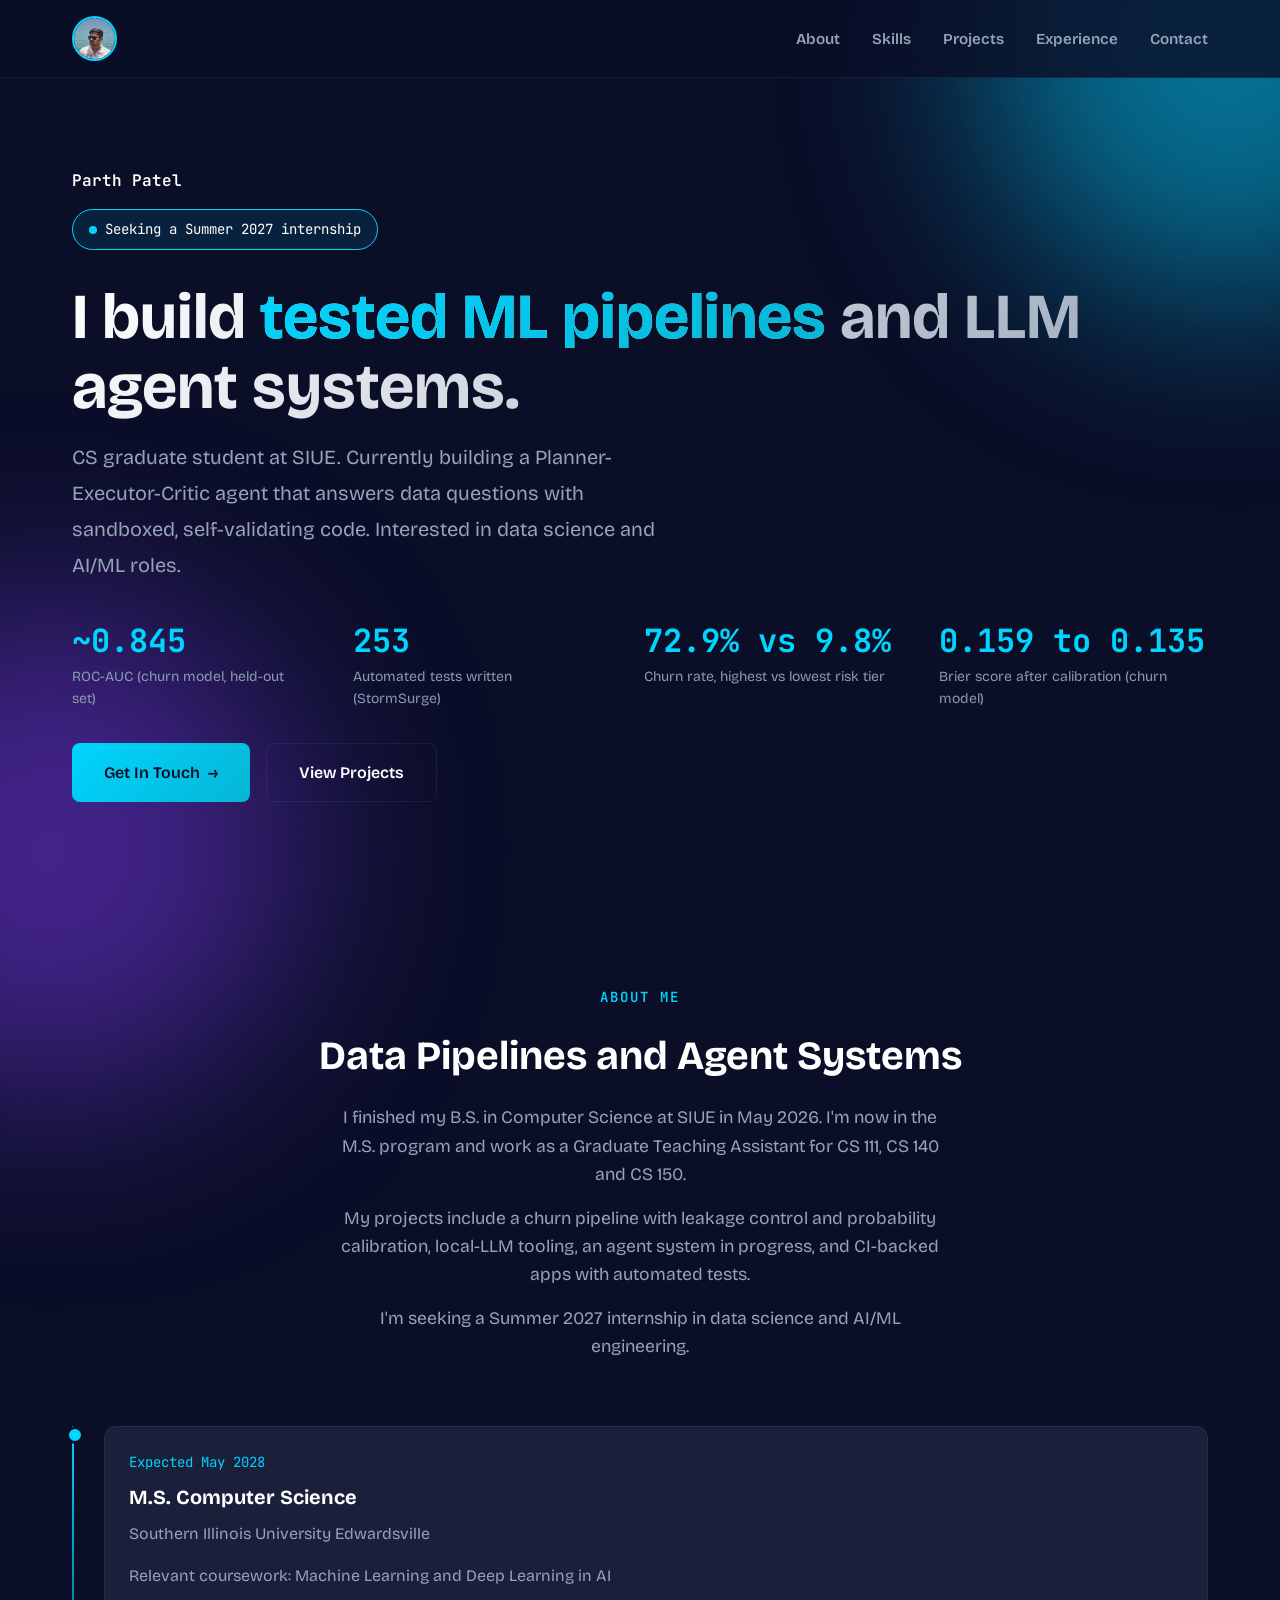
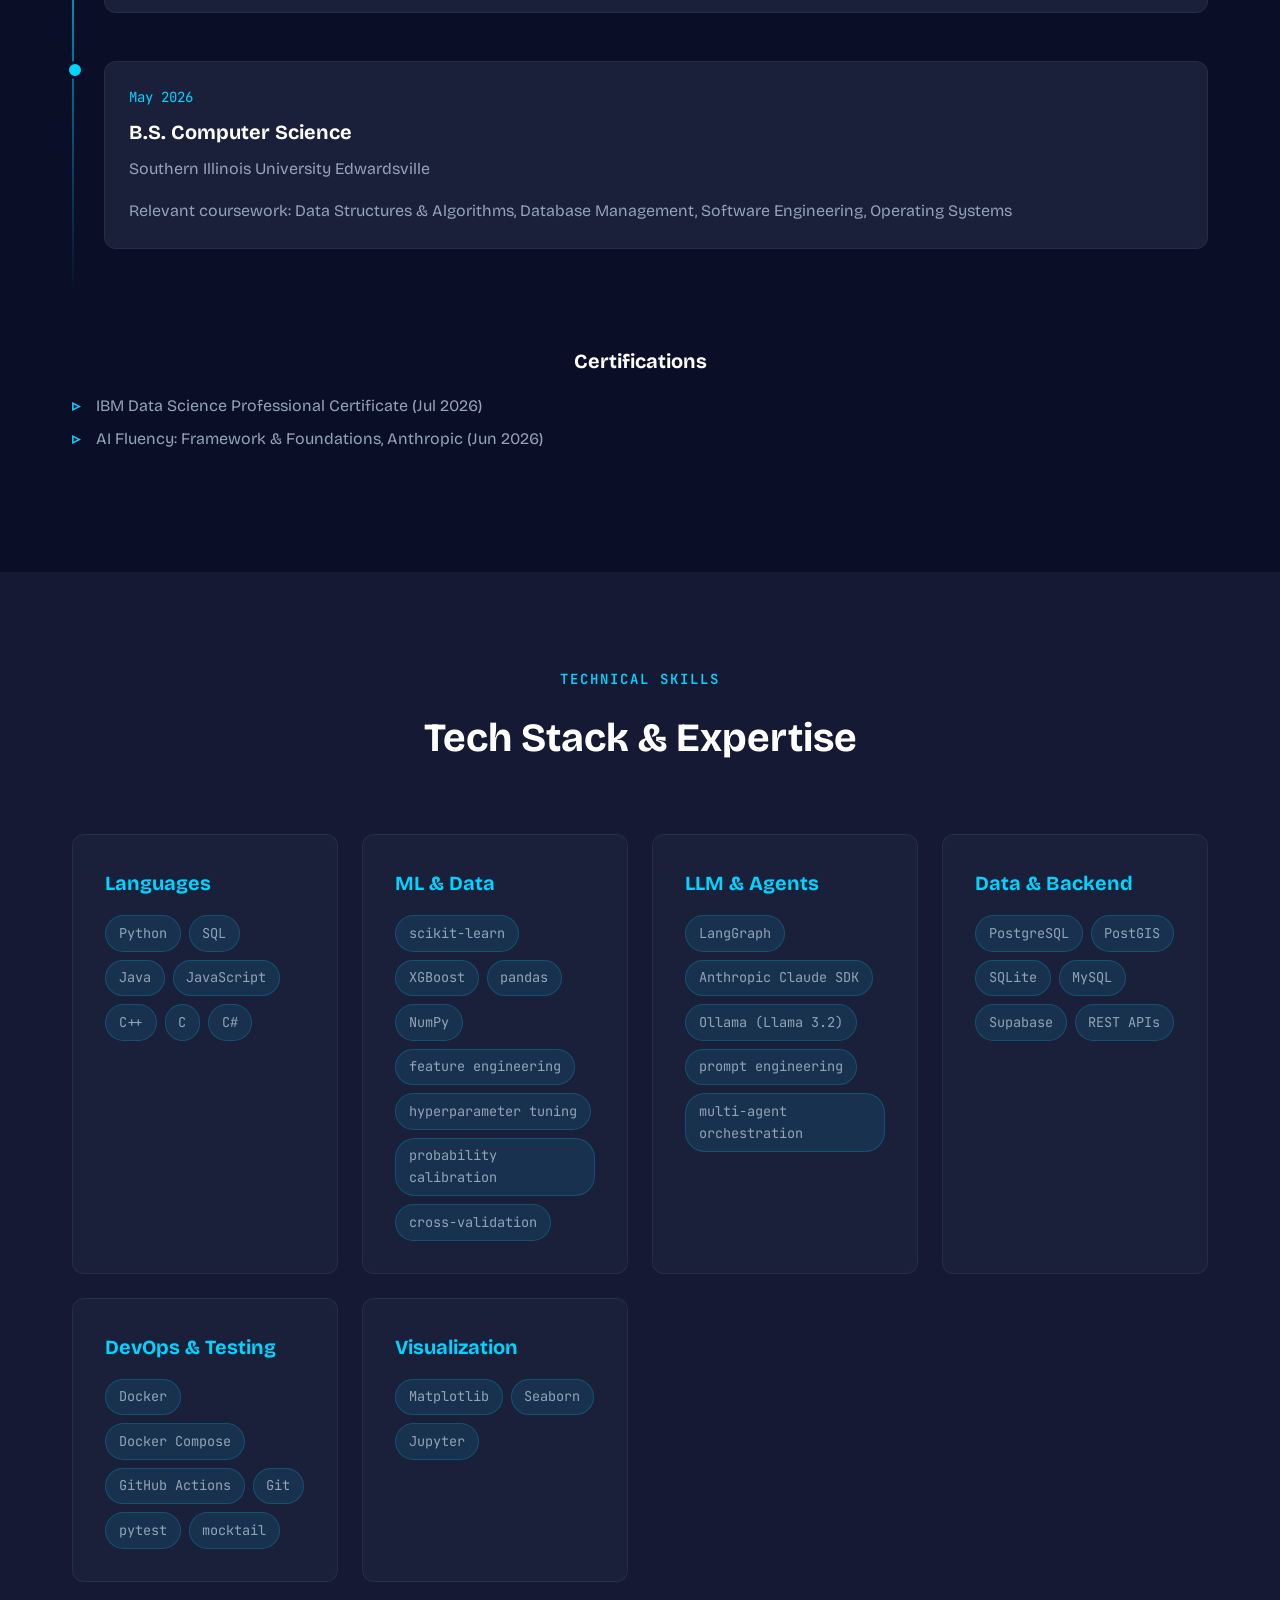
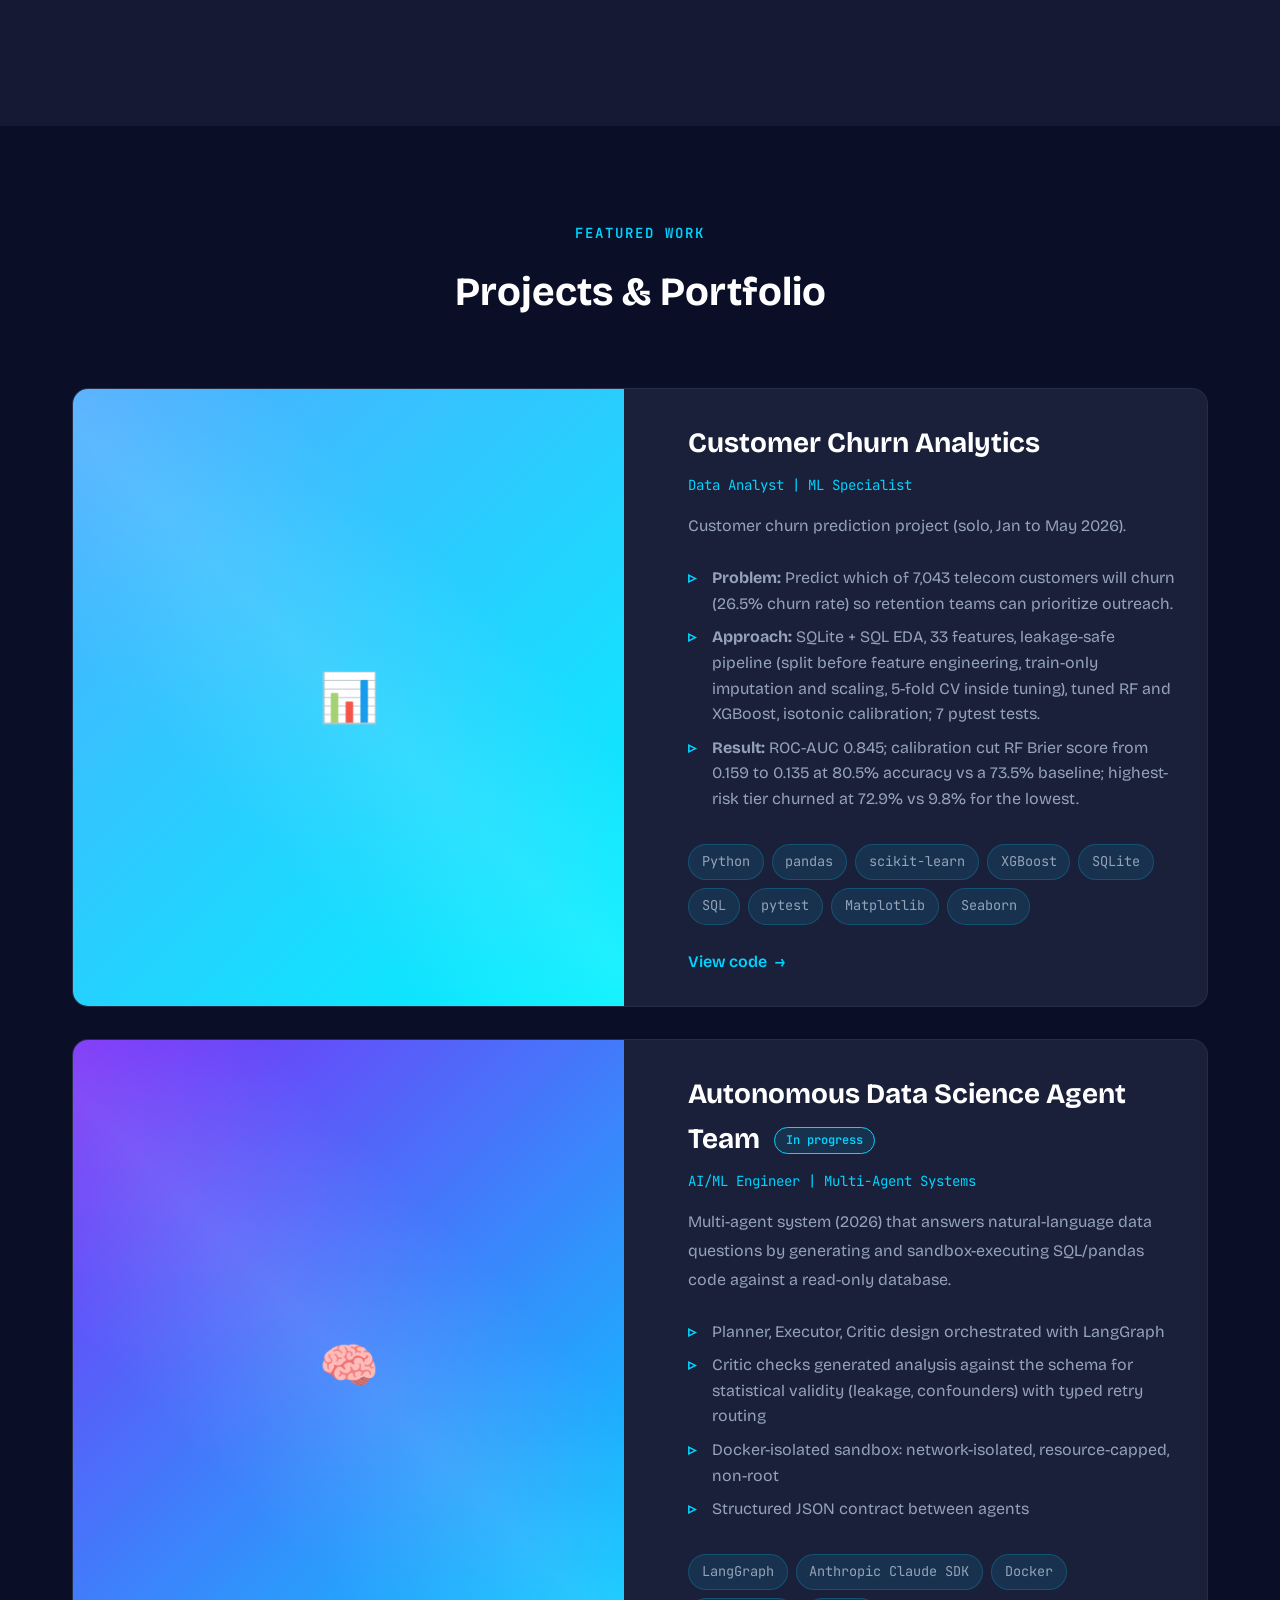
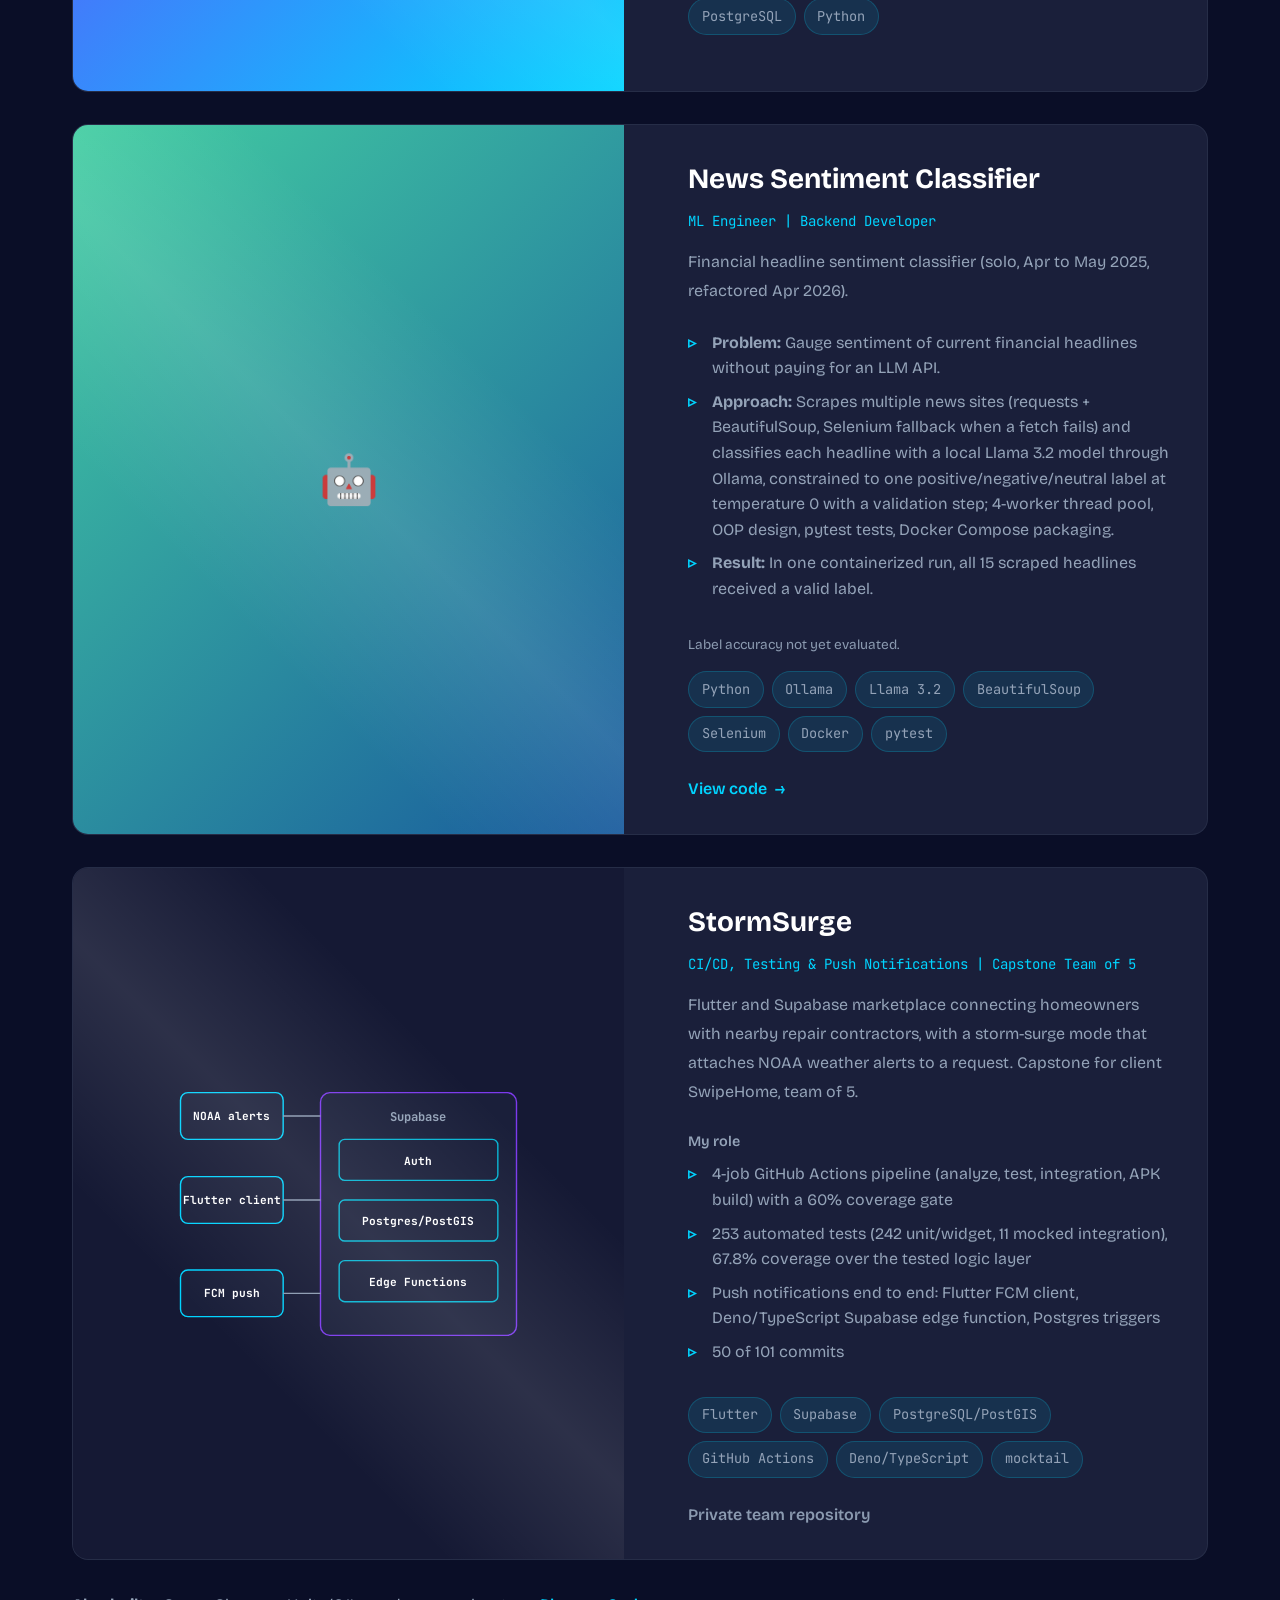
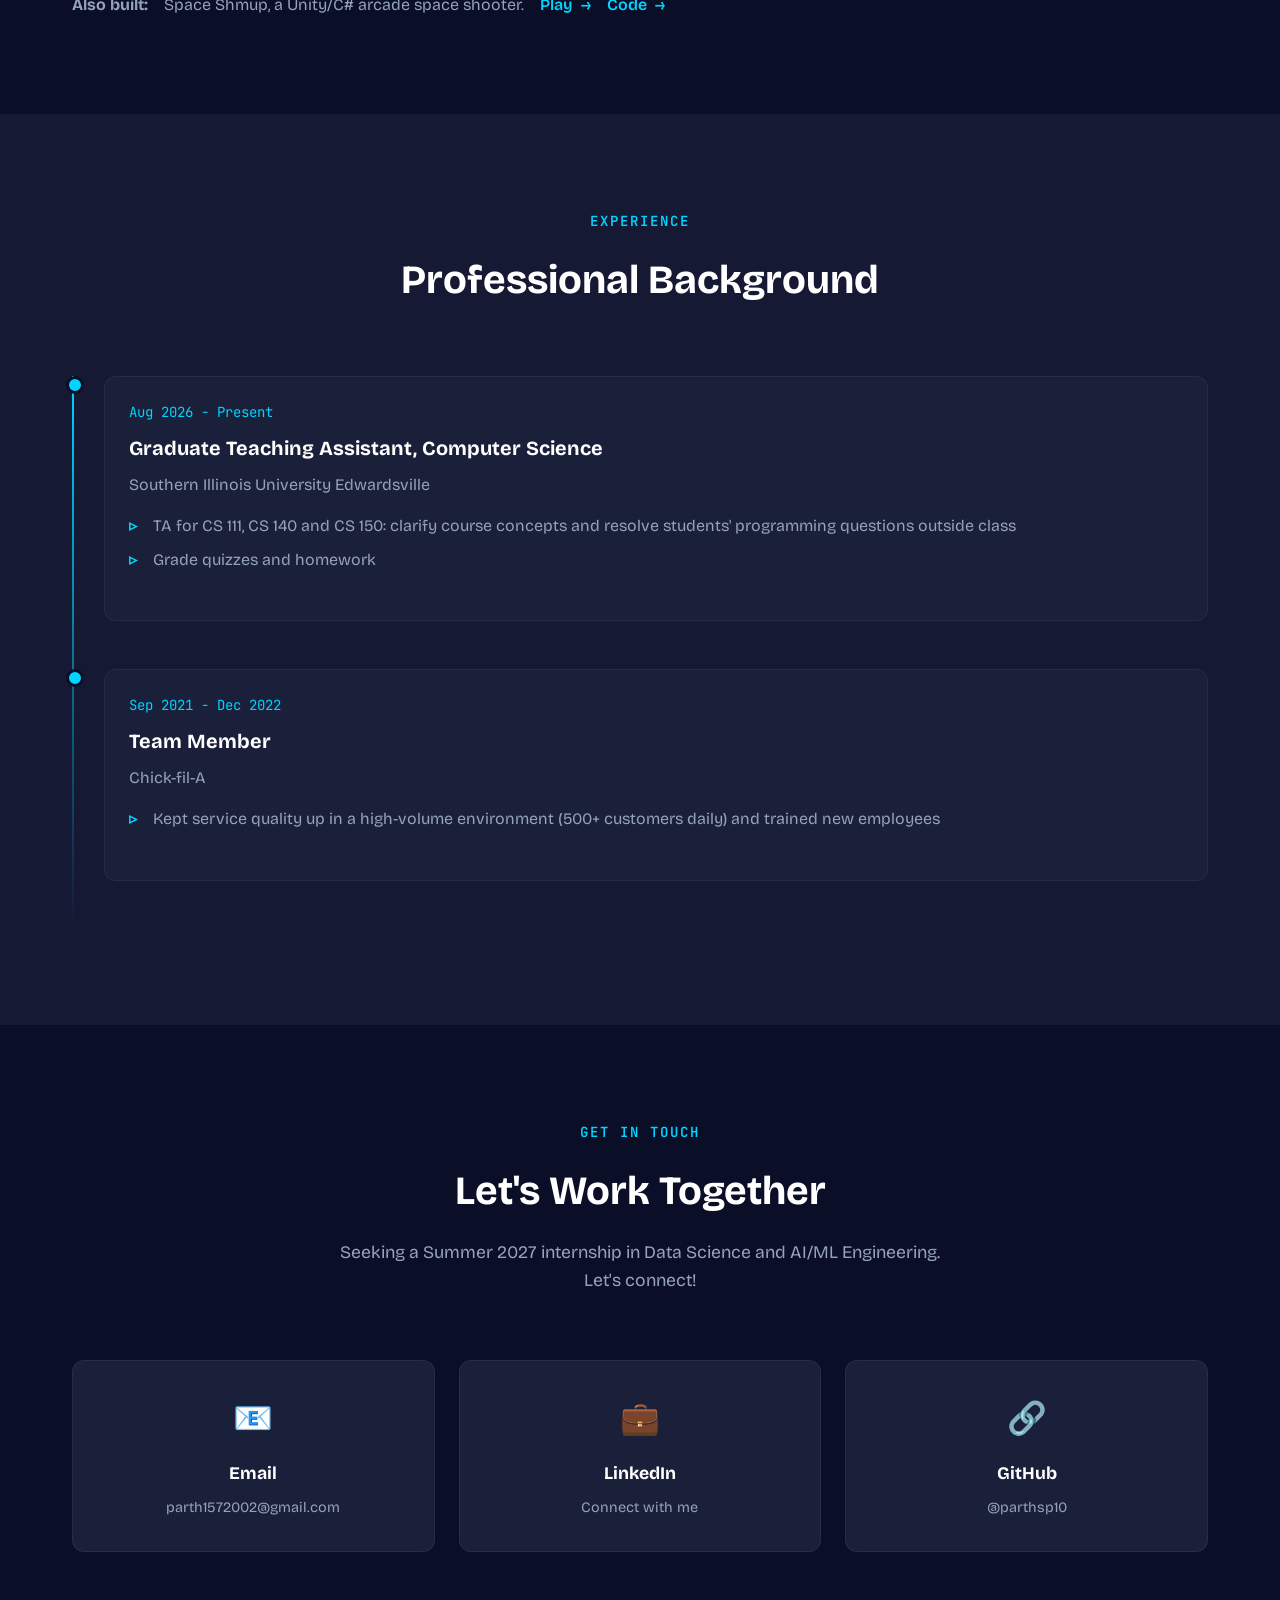
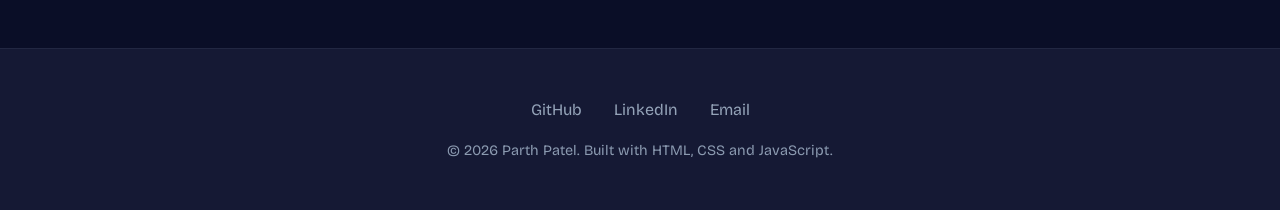
<file: index.html>
<!DOCTYPE html>
<html lang="en">
<head>
    <meta charset="UTF-8">
    <meta name="viewport" content="width=device-width, initial-scale=1.0">
    <title>Parth Patel | Data Science &amp; AI/ML Portfolio</title>
    <meta name="description" content="Parth Patel: CS graduate student at SIUE building tested ML pipelines and LLM agent systems. Seeking a Summer 2027 internship in data science and AI/ML.">
    <link rel="canonical" href="https://parthsp10.github.io/">
    <meta name="theme-color" content="#0a0e27">

    <!-- Favicon -->
    <link rel="icon" type="image/svg+xml" href="/assets/favicon.svg">
    <link rel="icon" href="/favicon.ico" sizes="any">

    <!-- Open Graph -->
    <meta property="og:title" content="Parth Patel | Data Science &amp; AI/ML Portfolio">
    <meta property="og:description" content="Parth Patel: CS graduate student at SIUE building tested ML pipelines and LLM agent systems. Seeking a Summer 2027 internship in data science and AI/ML.">
    <meta property="og:type" content="website">
    <meta property="og:url" content="https://parthsp10.github.io/">
    <meta property="og:image" content="https://parthsp10.github.io/assets/og-image.png">
    <meta property="og:image:width" content="1200">
    <meta property="og:image:height" content="630">
    <meta property="og:image:alt" content="Parth Patel. I build tested ML pipelines and LLM agent systems. Seeking a Summer 2027 internship.">

    <!-- Twitter Card -->
    <meta name="twitter:card" content="summary_large_image">
    <meta name="twitter:title" content="Parth Patel | Data Science &amp; AI/ML Portfolio">
    <meta name="twitter:description" content="Parth Patel: CS graduate student at SIUE building tested ML pipelines and LLM agent systems. Seeking a Summer 2027 internship in data science and AI/ML.">
    <meta name="twitter:image" content="https://parthsp10.github.io/assets/og-image.png">
    <meta name="twitter:image:alt" content="Parth Patel. I build tested ML pipelines and LLM agent systems. Seeking a Summer 2027 internship.">

    <!-- Structured data -->
    <script type="application/ld+json">
    {
      "@context": "https://schema.org",
      "@type": "Person",
      "name": "Parth Patel",
      "url": "https://parthsp10.github.io/",
      "jobTitle": "Computer Science graduate student",
      "sameAs": [
        "https://github.com/parthsp10",
        "https://www.linkedin.com/in/parth-sp"
      ],
      "alumniOf": { "@type": "CollegeOrUniversity", "name": "Southern Illinois University Edwardsville" },
      "affiliation": { "@type": "CollegeOrUniversity", "name": "Southern Illinois University Edwardsville" }
    }
    </script>

    <!-- Fonts -->
    <link rel="preconnect" href="https://fonts.googleapis.com">
    <link rel="preconnect" href="https://fonts.gstatic.com" crossorigin>
    <link href="https://fonts.googleapis.com/css2?family=JetBrains+Mono:wght@400;600;700&family=Bricolage+Grotesque:wght@400;600;700&display=swap" rel="stylesheet">

    <!-- CSS -->
    <link rel="stylesheet" href="style.css">
</head>
<body>
    <a href="#main" class="skip-link">Skip to main content</a>
    <div class="bg-gradient" aria-hidden="true"></div>

    <!-- Navigation -->
    <nav aria-label="Primary">
        <div class="nav-container">
            <div class="profile-logo">
                <picture>
                    <source srcset="profile.webp" type="image/webp">
                    <img src="profile.jpg" alt="Parth Patel" class="profile-pic" width="128" height="128" decoding="async">
                </picture>
            </div>
            <button class="nav-toggle" type="button" aria-label="Toggle navigation" aria-expanded="false" aria-controls="nav-links">
                <svg width="24" height="24" viewBox="0 0 24 24" fill="none" stroke="currentColor" stroke-width="2" stroke-linecap="round" aria-hidden="true" focusable="false">
                    <path class="icon-open" d="M4 6h16M4 12h16M4 18h16"/>
                    <path class="icon-close" d="M6 6l12 12M18 6L6 18"/>
                </svg>
            </button>
            <ul class="nav-links" id="nav-links">
                <li><a href="#about">About</a></li>
                <li><a href="#skills">Skills</a></li>
                <li><a href="#projects">Projects</a></li>
                <li><a href="#experience">Experience</a></li>
                <li><a href="#contact">Contact</a></li>
            </ul>
        </div>
    </nav>

    <main id="main">
        <!-- Hero Section -->
        <section class="hero">
            <div class="container">
                <div class="hero-content">
                    <p class="hero-name">Parth Patel</p>
                    <div class="status-badge">
                        <span class="status-dot" aria-hidden="true"></span>
                        Seeking a Summer 2027 internship
                    </div>
                    <h1>
                        I build <span class="gradient-text">tested ML pipelines</span> and LLM agent systems.
                    </h1>
                    <p class="hero-description">
                        CS graduate student at SIUE. Currently building a
                        Planner-Executor-Critic agent that answers data questions with sandboxed,
                        self-validating code. Interested in data science and AI/ML roles.
                    </p>
                    <ul class="hero-stats">
                        <li class="stat">
                            <div class="stat-number">~0.845</div>
                            <div class="stat-label">ROC-AUC (churn model, held-out set)</div>
                        </li>
                        <li class="stat">
                            <div class="stat-number">253</div>
                            <div class="stat-label">Automated tests written (StormSurge)</div>
                        </li>
                        <li class="stat">
                            <div class="stat-number">72.9% vs 9.8%</div>
                            <div class="stat-label">Churn rate, highest vs lowest risk tier</div>
                        </li>
                        <li class="stat">
                            <div class="stat-number">0.159 to 0.135</div>
                            <div class="stat-label">Brier score after calibration (churn model)</div>
                        </li>
                    </ul>
                    <div class="cta-buttons">
                        <a href="#contact" class="btn btn-primary">Get In Touch <span aria-hidden="true">→</span></a>
                        <a href="#projects" class="btn btn-secondary">View Projects</a>
                        <!-- TODO(parth): resume PDFs are not in assets/ yet. Add phone-free exports, then uncomment.
                        <a href="assets/Parth_Patel_Resume_Data_Scientist.pdf" class="btn btn-secondary" target="_blank" rel="noopener noreferrer">Resume (Data Science)</a>
                        <a href="assets/Parth_Patel_Resume_AI_ML_Engineer.pdf" class="btn btn-secondary" target="_blank" rel="noopener noreferrer">Resume (AI/ML)</a>
                        -->
                    </div>
                </div>
            </div>
        </section>

        <!-- About Section -->
        <section id="about" class="section">
            <div class="container">
                <div class="section-header">
                    <div class="section-label">About Me</div>
                    <h2 class="section-title">Data Pipelines and Agent Systems</h2>
                    <p class="section-description">
                        I finished my B.S. in Computer Science at SIUE in May 2026. I'm now in the M.S. program
                        and work as a Graduate Teaching Assistant for CS 111, CS 140 and CS 150.
                    </p>
                    <p class="section-description section-description--spaced">
                        My projects include a churn pipeline with leakage control and probability calibration,
                        local-LLM tooling, an agent system in progress, and CI-backed apps with automated tests.
                    </p>
                    <p class="section-description section-description--spaced">
                        I'm seeking a Summer 2027 internship in data science and AI/ML engineering.
                    </p>
                </div>

                <ul class="timeline">
                    <li class="timeline-item">
                        <div class="timeline-content">
                            <div class="timeline-date">Expected May 2028</div>
                            <h3 class="timeline-title">M.S. Computer Science</h3>
                            <p class="timeline-subtitle">Southern Illinois University Edwardsville</p>
                            <p class="timeline-note">Relevant coursework: Machine Learning and Deep Learning in AI</p>
                        </div>
                    </li>
                    <li class="timeline-item">
                        <div class="timeline-content">
                            <div class="timeline-date">May 2026</div>
                            <h3 class="timeline-title">B.S. Computer Science</h3>
                            <p class="timeline-subtitle">Southern Illinois University Edwardsville</p>
                            <!-- TODO(parth): add GPA here only if you want it shown and supply the number -->
                            <p class="timeline-note">Relevant coursework: Data Structures &amp; Algorithms, Database Management, Software Engineering, Operating Systems</p>
                        </div>
                    </li>
                </ul>

                <div class="section-header section-header--sub">
                    <h3 class="timeline-title">Certifications</h3>
                </div>
                <ul class="project-highlights">
                    <li>IBM Data Science Professional Certificate (Jul 2026)</li>
                    <li>AI Fluency: Framework &amp; Foundations, Anthropic (Jun 2026)</li>
                </ul>
                <!-- TODO(parth): add credential URLs if you want the certifications linked -->

            </div>
        </section>

        <!-- Skills Section -->
        <section id="skills" class="section section-alt">
            <div class="container">
                <div class="section-header">
                    <div class="section-label">Technical Skills</div>
                    <h2 class="section-title">Tech Stack & Expertise</h2>
                </div>

                <div class="skills-grid">
                    <div class="skill-category" role="group" aria-labelledby="skills-h-1">
                        <h3 id="skills-h-1">Languages</h3>
                        <ul class="skill-tags">
                            <li class="tag">Python</li>
                            <li class="tag">SQL</li>
                            <li class="tag">Java</li>
                            <li class="tag">JavaScript</li>
                            <li class="tag">C++</li>
                            <li class="tag">C</li>
                            <li class="tag">C#</li>
                        </ul>
                    </div>
                    <div class="skill-category" role="group" aria-labelledby="skills-h-2">
                        <h3 id="skills-h-2">ML &amp; Data</h3>
                        <ul class="skill-tags">
                            <li class="tag">scikit-learn</li>
                            <li class="tag">XGBoost</li>
                            <li class="tag">pandas</li>
                            <li class="tag">NumPy</li>
                            <li class="tag">feature engineering</li>
                            <li class="tag">hyperparameter tuning</li>
                            <li class="tag">probability calibration</li>
                            <li class="tag">cross-validation</li>
                        </ul>
                    </div>
                    <div class="skill-category" role="group" aria-labelledby="skills-h-3">
                        <h3 id="skills-h-3">LLM &amp; Agents</h3>
                        <ul class="skill-tags">
                            <li class="tag">LangGraph</li>
                            <li class="tag">Anthropic Claude SDK</li>
                            <li class="tag">Ollama (Llama 3.2)</li>
                            <li class="tag">prompt engineering</li>
                            <li class="tag">multi-agent orchestration</li>
                        </ul>
                    </div>
                    <div class="skill-category" role="group" aria-labelledby="skills-h-4">
                        <h3 id="skills-h-4">Data &amp; Backend</h3>
                        <ul class="skill-tags">
                            <li class="tag">PostgreSQL</li>
                            <li class="tag">PostGIS</li>
                            <li class="tag">SQLite</li>
                            <li class="tag">MySQL</li>
                            <li class="tag">Supabase</li>
                            <li class="tag">REST APIs</li>
                        </ul>
                    </div>
                    <div class="skill-category" role="group" aria-labelledby="skills-h-5">
                        <h3 id="skills-h-5">DevOps &amp; Testing</h3>
                        <ul class="skill-tags">
                            <li class="tag">Docker</li>
                            <li class="tag">Docker Compose</li>
                            <li class="tag">GitHub Actions</li>
                            <li class="tag">Git</li>
                            <li class="tag">pytest</li>
                            <li class="tag">mocktail</li>
                        </ul>
                    </div>
                    <div class="skill-category" role="group" aria-labelledby="skills-h-6">
                        <h3 id="skills-h-6">Visualization</h3>
                        <ul class="skill-tags">
                            <li class="tag">Matplotlib</li>
                            <li class="tag">Seaborn</li>
                            <li class="tag">Jupyter</li>
                        </ul>
                    </div>
                </div>
            </div>
        </section>

        <!-- Projects Section -->
        <section id="projects" class="section">
            <div class="container">
                <div class="section-header">
                    <div class="section-label">Featured Work</div>
                    <h2 class="section-title">Projects & Portfolio</h2>
                </div>

                <ul class="projects-grid">

                    <!-- Project 1: Customer Churn Analytics -->
                    <li class="project-card">
                        <div class="project-image project-image--blue" aria-hidden="true">
                            📊
                        </div>
                        <div class="project-content">
                            <h3 class="project-title">Customer Churn Analytics</h3>
                            <p class="project-role">Data Analyst | ML Specialist</p>
                            <p class="project-description">
                                Customer churn prediction project (solo, Jan to May 2026).
                            </p>
                            <ul class="project-highlights">
                                <li><strong>Problem:</strong> Predict which of 7,043 telecom customers will churn (26.5% churn rate) so retention teams can prioritize outreach.</li>
                                <li><strong>Approach:</strong> SQLite + SQL EDA, 33 features, leakage-safe pipeline (split before feature engineering, train-only imputation and scaling, 5-fold CV inside tuning), tuned RF and XGBoost, isotonic calibration; 7 pytest tests.</li>
                                <li><strong>Result:</strong> ROC-AUC 0.845; calibration cut RF Brier score from 0.159 to 0.135 at 80.5% accuracy vs a 73.5% baseline; highest-risk tier churned at 72.9% vs 9.8% for the lowest.</li>
                            </ul>
                            <ul class="project-tech">
                                <li class="tag">Python</li>
                                <li class="tag">pandas</li>
                                <li class="tag">scikit-learn</li>
                                <li class="tag">XGBoost</li>
                                <li class="tag">SQLite</li>
                                <li class="tag">SQL</li>
                                <li class="tag">pytest</li>
                                <li class="tag">Matplotlib</li>
                                <li class="tag">Seaborn</li>
                            </ul>
                            <div class="project-links">
                                <a href="https://github.com/parthsp10/Customer_Churn_Analytics" class="project-link">View code <span aria-hidden="true">→</span></a>
                            </div>
                        </div>
                    </li>

                    <!-- Project 2: Autonomous Data Science Agent Team (in progress) -->
                    <li class="project-card">
                        <div class="project-image project-image--purple" aria-hidden="true">
                            🧠
                        </div>
                        <div class="project-content">
                            <h3 class="project-title">Autonomous Data Science Agent Team <span class="project-badge">In progress</span></h3>
                            <p class="project-role">AI/ML Engineer | Multi-Agent Systems</p>
                            <p class="project-description">
                                Multi-agent system (2026) that answers natural-language data questions by generating and
                                sandbox-executing SQL/pandas code against a read-only database.
                            </p>
                            <ul class="project-highlights">
                                <li>Planner, Executor, Critic design orchestrated with LangGraph</li>
                                <li>Critic checks generated analysis against the schema for statistical validity (leakage, confounders) with typed retry routing</li>
                                <li>Docker-isolated sandbox: network-isolated, resource-capped, non-root</li>
                                <li>Structured JSON contract between agents</li>
                            </ul>
                            <ul class="project-tech">
                                <li class="tag">LangGraph</li>
                                <li class="tag">Anthropic Claude SDK</li>
                                <li class="tag">Docker</li>
                                <li class="tag">PostgreSQL</li>
                                <li class="tag">Python</li>
                            </ul>
                            <!-- TODO(parth): add repo or demo link here when one exists -->
                        </div>
                    </li>

                    <!-- Project 3: News Sentiment Classifier -->
                    <li class="project-card">
                        <div class="project-image project-image--green" aria-hidden="true">
                            🤖
                        </div>
                        <div class="project-content">
                            <h3 class="project-title">News Sentiment Classifier</h3>
                            <p class="project-role">ML Engineer | Backend Developer</p>
                            <p class="project-description">
                                Financial headline sentiment classifier (solo, Apr to May 2025, refactored Apr 2026).
                            </p>

                            <ul class="project-highlights">
                                <li><strong>Problem:</strong> Gauge sentiment of current financial headlines without paying for an LLM API.</li>
                                <li><strong>Approach:</strong> Scrapes multiple news sites (requests + BeautifulSoup, Selenium fallback when a fetch fails) and classifies each headline with a local Llama 3.2 model through Ollama, constrained to one positive/negative/neutral label at temperature 0 with a validation step; 4-worker thread pool, OOP design, pytest tests, Docker Compose packaging.</li>
                                <li><strong>Result:</strong> In one containerized run, all 15 scraped headlines received a valid label.</li>
                            </ul>
                            <p class="project-note">Label accuracy not yet evaluated.</p>

                            <ul class="project-tech">
                                <li class="tag">Python</li>
                                <li class="tag">Ollama</li>
                                <li class="tag">Llama 3.2</li>
                                <li class="tag">BeautifulSoup</li>
                                <li class="tag">Selenium</li>
                                <li class="tag">Docker</li>
                                <li class="tag">pytest</li>
                            </ul>

                            <div class="project-links">
                                <a href="https://github.com/parthsp10/News-Sentiment-Classifier" class="project-link">View code <span aria-hidden="true">→</span></a>
                            </div>
                        </div>
                    </li>

                    <!-- Project 4: StormSurge -->
                     <li class="project-card">
                        <div class="project-image project-image--diagram">
                            <svg class="arch-diagram" viewBox="0 0 400 300" width="100%" height="100%" role="img" aria-label="Simplified StormSurge architecture: a Flutter client, FCM push and NOAA alerts connected to Supabase, which contains Auth, Postgres/PostGIS and Edge Functions">
                                <title>StormSurge architecture (simplified)</title>
                                <g fill="var(--bg-card)" stroke="var(--accent-primary)" stroke-width="1.5">
                                    <rect x="20" y="20" width="110" height="50" rx="8"/>
                                    <rect x="20" y="110" width="110" height="50" rx="8"/>
                                    <rect x="20" y="210" width="110" height="50" rx="8"/>
                                    <rect x="170" y="20" width="210" height="260" rx="10" stroke="var(--accent-secondary)"/>
                                </g>
                                <g fill="var(--bg-card)" stroke="var(--accent-tertiary)" stroke-width="1.5">
                                    <rect x="190" y="70" width="170" height="44" rx="6"/>
                                    <rect x="190" y="135" width="170" height="44" rx="6"/>
                                    <rect x="190" y="200" width="170" height="44" rx="6"/>
                                </g>
                                <g stroke="var(--text-muted)" stroke-width="1.5" fill="none">
                                    <line x1="130" y1="45" x2="170" y2="45"/>
                                    <line x1="130" y1="135" x2="170" y2="135"/>
                                    <line x1="130" y1="235" x2="170" y2="235"/>
                                </g>
                                <g fill="var(--text-primary)" font-family="'JetBrains Mono', monospace" font-size="12" text-anchor="middle">
                                    <text x="75" y="49">NOAA alerts</text>
                                    <text x="75" y="139">Flutter client</text>
                                    <text x="75" y="239">FCM push</text>
                                    <text x="275" y="97">Auth</text>
                                    <text x="275" y="162">Postgres/PostGIS</text>
                                    <text x="275" y="227">Edge Functions</text>
                                </g>
                                <text x="275" y="50" fill="var(--text-secondary)" font-family="'JetBrains Mono', monospace" font-size="13" font-weight="700" text-anchor="middle">Supabase</text>
                            </svg>
                        </div>
                        <div class="project-content">
                            <h3 class="project-title">StormSurge</h3>
                            <p class="project-role">CI/CD, Testing &amp; Push Notifications | Capstone Team of 5</p>
                            <p class="project-description">
                                Flutter and Supabase marketplace connecting homeowners with nearby repair contractors, with a
                                storm-surge mode that attaches NOAA weather alerts to a request. Capstone for client SwipeHome, team of 5.
                            </p>

                            <p class="project-subheading">My role</p>
                            <ul class="project-highlights">
                                <li>4-job GitHub Actions pipeline (analyze, test, integration, APK build) with a 60% coverage gate</li>
                                <li>253 automated tests (242 unit/widget, 11 mocked integration), 67.8% coverage over the tested logic layer</li>
                                <li>Push notifications end to end: Flutter FCM client, Deno/TypeScript Supabase edge function, Postgres triggers</li>
                                <li>50 of 101 commits</li>
                            </ul>
                            <ul class="project-tech">
                                <li class="tag">Flutter</li>
                                <li class="tag">Supabase</li>
                                <li class="tag">PostgreSQL/PostGIS</li>
                                <li class="tag">GitHub Actions</li>
                                <li class="tag">Deno/TypeScript</li>
                                <li class="tag">mocktail</li>
                            </ul>

                            <div class="project-links">
                                <span class="project-link project-link--static">Private team repository</span>
                            </div>
                        </div>
                    </li>
                </ul>

                <p class="also-built">
                    <strong>Also built:</strong> Space Shmup, a Unity/C# arcade space shooter.
                    <a href="https://parthsp10.github.io/SpaceShmup/" class="project-link">Play <span aria-hidden="true">→</span></a>
                    <a href="https://github.com/parthsp10/SpaceShmup" class="project-link">Code <span aria-hidden="true">→</span></a>
                </p>
            </div>
        </section>

        <!-- Experience Section -->
        <section id="experience" class="section section-alt">
            <div class="container">
                <div class="section-header">
                    <div class="section-label">Experience</div>
                    <h2 class="section-title">Professional Background</h2>
                </div>

                <ul class="timeline">
                    <li class="timeline-item">
                        <div class="timeline-content">
                            <div class="timeline-date">Aug 2026 - Present</div>
                            <h3 class="timeline-title">Graduate Teaching Assistant, Computer Science</h3>
                            <p class="timeline-subtitle">Southern Illinois University Edwardsville</p>
                            <ul class="project-highlights">
                                <li>TA for CS 111, CS 140 and CS 150: clarify course concepts and resolve students' programming questions outside class</li>
                                <li>Grade quizzes and homework</li>
                            </ul>
                        </div>
                    </li>
                    <li class="timeline-item">
                        <div class="timeline-content">
                            <div class="timeline-date">Sep 2021 - Dec 2022</div>
                            <h3 class="timeline-title">Team Member</h3>
                            <p class="timeline-subtitle">Chick-fil-A</p>
                            <ul class="project-highlights">
                                <li>Kept service quality up in a high-volume environment (500+ customers daily) and trained new employees</li>
                            </ul>
                        </div>
                    </li>
                </ul>
            </div>
        </section>

        <!-- Contact Section -->
        <section id="contact" class="section">
            <div class="container">
                <div class="section-header">
                    <div class="section-label">Get In Touch</div>
                    <h2 class="section-title">Let's Work Together</h2>
                    <p class="section-description">
                        Seeking a Summer 2027 internship in Data Science and AI/ML Engineering. Let's connect!
                    </p>
                </div>

                <ul class="contact-grid">
                    <li><a href="mailto:parth1572002@gmail.com" class="contact-card">
                        <div class="contact-icon" aria-hidden="true">📧</div>
                        <h3>Email</h3>
                        <p>parth1572002@gmail.com</p>
                    </a></li>

                    <li><a href="https://linkedin.com/in/parth-sp" target="_blank" rel="noopener noreferrer" class="contact-card">
                        <div class="contact-icon" aria-hidden="true">💼</div>
                        <h3>LinkedIn</h3>
                        <p>Connect with me</p>
                    </a></li>

                    <li><a href="https://github.com/parthsp10" target="_blank" rel="noopener noreferrer" class="contact-card">
                        <div class="contact-icon" aria-hidden="true">🔗</div>
                        <h3>GitHub</h3>
                        <p>@parthsp10</p>
                    </a></li>
                </ul>

                <!-- TODO(parth): resume PDFs are not in assets/ yet. Add phone-free exports, then uncomment.
                <div class="cta-buttons cta-buttons--spaced">
                    <a href="assets/Parth_Patel_Resume_Data_Scientist.pdf" class="btn btn-secondary" target="_blank" rel="noopener noreferrer">Resume (Data Science)</a>
                    <a href="assets/Parth_Patel_Resume_AI_ML_Engineer.pdf" class="btn btn-secondary" target="_blank" rel="noopener noreferrer">Resume (AI/ML)</a>
                </div>
                -->
            </div>
        </section>
    </main>

    <!-- Footer -->
    <footer>
        <div class="container">
            <ul class="footer-links">
                <li><a href="https://github.com/parthsp10" target="_blank" rel="noopener noreferrer">GitHub</a></li>
                <li><a href="https://linkedin.com/in/parth-sp" target="_blank" rel="noopener noreferrer">LinkedIn</a></li>
                <li><a href="mailto:parth1572002@gmail.com">Email</a></li>
            </ul>
            <p class="footer-content">
                © 2026 Parth Patel. Built with HTML, CSS and JavaScript.
            </p>
        </div>
    </footer>

    <script>
        // Mobile navigation menu
        const navToggle = document.querySelector('.nav-toggle');
        const navLinks = document.getElementById('nav-links');
        const setMenu = open => {
            navLinks.classList.toggle('open', open);
            navToggle.setAttribute('aria-expanded', open);
        };
        navToggle.addEventListener('click', () => setMenu(!navLinks.classList.contains('open')));
        navLinks.addEventListener('click', e => { if (e.target.closest('a')) setMenu(false); });
        document.addEventListener('keydown', e => {
            if (e.key === 'Escape' && navLinks.classList.contains('open')) {
                setMenu(false);
                navToggle.focus();
            }
        });
        window.matchMedia('(min-width: 969px)').addEventListener('change', e => { if (e.matches) setMenu(false); });

        // Reveal sections on scroll (content stays visible if JS or IntersectionObserver is unavailable)
        const reduceMotion = window.matchMedia('(prefers-reduced-motion: reduce)').matches;
        if (!reduceMotion && 'IntersectionObserver' in window) {
            const revealEls = document.querySelectorAll('.section, .project-card');
            const observer = new IntersectionObserver((entries) => {
                entries.forEach(entry => {
                    if (entry.isIntersecting) {
                        entry.target.classList.add('visible');
                        observer.unobserve(entry.target);
                    }
                });
            }, { threshold: 0, rootMargin: '0px 0px -8% 0px' });
            revealEls.forEach(el => {
                el.classList.add('reveal');
                observer.observe(el);
            });
            document.documentElement.classList.add('js');
        }
    </script>
</body>
</html>
</file>
<file: style.css>
/* ====================================
   PARTH PATEL - PORTFOLIO CSS
   ==================================== */

/* ========== CSS VARIABLES ========== */
:root {
    --bg-primary: #0a0e27;
    --bg-secondary: #151934;
    --bg-card: #1a1f3a;
    --accent-primary: #00d4ff;
    --accent-secondary: #7c3aed;
    --accent-tertiary: #06b6d4;
    --text-primary: #ffffff;
    --text-secondary: #94a3b8;
    --text-muted: #8b9ab0;
    --nav-height: 78px;
    --border: rgba(148, 163, 184, 0.1);
}

/* ========== RESET & BASE STYLES ========== */
* {
    margin: 0;
    padding: 0;
    box-sizing: border-box;
}

body {
    font-family: "Bricolage Grotesque", sans-serif;
    background: var(--bg-primary);
    color: var(--text-primary);
    line-height: 1.6;
    overflow-x: hidden;
}

html {
    scroll-behavior: smooth;
}

section[id] {
    scroll-margin-top: calc(var(--nav-height) + 12px);
}

/* ========== ANIMATED BACKGROUND ========== */
.bg-gradient {
    position: fixed;
    top: 0;
    left: 0;
    width: 100%;
    height: 100%;
    z-index: -1;
    opacity: 0.5;
}

.bg-gradient::before,
.bg-gradient::after {
    content: "";
    position: absolute;
    width: 500px;
    height: 500px;
    border-radius: 50%;
    filter: blur(100px);
    animation: float 20s infinite ease-in-out;
    will-change: transform;
}

.bg-gradient::before {
    background: var(--accent-primary);
    top: -200px;
    right: -200px;
    animation-delay: 0s;
}

.bg-gradient::after {
    background: var(--accent-secondary);
    bottom: -200px;
    left: -200px;
    animation-delay: 10s;
}

@keyframes float {
    0%,
    100% {
        transform: translate(0, 0) scale(1);
    }
    33% {
        transform: translate(100px, -100px) scale(1.1);
    }
    66% {
        transform: translate(-50px, 100px) scale(0.9);
    }
}

/* ========== NAVIGATION ========== */
nav {
    position: fixed;
    top: 0;
    width: 100%;
    background: rgba(10, 14, 39, 0.8);
    backdrop-filter: blur(10px);
    border-bottom: 1px solid var(--border);
    z-index: 1000;
    padding: 1rem 0;
}

.nav-container {
    max-width: 1200px;
    margin: 0 auto;
    padding: 0 2rem;
    display: flex;
    justify-content: space-between;
    align-items: center;
}

.profile-logo {
    display: flex;
    align-items: center;
}

.profile-pic {
    width: 45px;
    height: 45px;
    border-radius: 50%;
    object-fit: cover;
    display: block;
    border: 2px solid var(--accent-primary);
    transition: all 0.3s ease;
}

.nav-links {
    display: flex;
    gap: 2rem;
    list-style: none;
}

.nav-links a {
    color: var(--text-secondary);
    text-decoration: none;
    font-weight: 600;
    transition: color 0.3s;
    font-size: 0.95rem;
}

.nav-toggle {
    display: none;
}

/* ========== MAIN CONTENT ========== */
main {
    padding-top: 80px;
}

.container {
    max-width: 1200px;
    margin: 0 auto;
    padding: 0 2rem;
}

/* ========== HERO SECTION ========== */
.hero {
    min-height: 90vh;
    display: flex;
    align-items: center;
    position: relative;
}

.hero-name {
    font-family: "JetBrains Mono", monospace;
    font-size: 1rem;
    font-weight: 600;
    color: var(--text-primary);
    margin-bottom: 1rem;
}

.status-badge {
    display: inline-flex;
    align-items: center;
    gap: 0.5rem;
    padding: 0.5rem 1rem;
    background: rgba(0, 212, 255, 0.1);
    border: 1px solid var(--accent-primary);
    border-radius: 50px;
    font-family: "JetBrains Mono", monospace;
    font-size: 0.875rem;
    margin-bottom: 2rem;
    animation: pulse 2s infinite;
}

@keyframes pulse {
    0%,
    100% {
        opacity: 1;
    }
    50% {
        opacity: 0.7;
    }
}

.status-dot {
    width: 8px;
    height: 8px;
    background: var(--accent-primary);
    border-radius: 50%;
    animation: blink 1.5s infinite;
}

@keyframes blink {
    0%,
    100% {
        opacity: 1;
    }
    50% {
        opacity: 0.3;
    }
}

h1 {
    font-size: 4rem;
    font-weight: 700;
    line-height: 1.1;
    margin-bottom: 1rem;
    background: linear-gradient(
        135deg,
        var(--text-primary),
        var(--text-secondary)
    );
    -webkit-background-clip: text;
    -webkit-text-fill-color: transparent;
    background-clip: text;
}

.gradient-text {
    background: linear-gradient(
        135deg,
        var(--accent-primary),
        var(--accent-tertiary)
    );
    -webkit-background-clip: text;
    -webkit-text-fill-color: transparent;
    background-clip: text;
}

.hero-description {
    font-size: 1.25rem;
    color: var(--text-secondary);
    max-width: 600px;
    margin-bottom: 2rem;
    line-height: 1.8;
}

.hero-stats {
    display: flex;
    gap: 1.5rem 3rem;
    margin-bottom: 2rem;
}

.stat {
    display: flex;
    flex-direction: column;
}

.stat-number {
    font-family: "JetBrains Mono", monospace;
    font-size: 2rem;
    font-weight: 700;
    color: var(--accent-primary);
    white-space: nowrap;
}

.stat-label {
    color: var(--text-muted);
    font-size: 0.875rem;
}

/* ========== BUTTONS ========== */
.cta-buttons {
    display: flex;
    gap: 1rem;
    flex-wrap: wrap;
}

.btn {
    padding: 1rem 2rem;
    border-radius: 8px;
    font-weight: 600;
    text-decoration: none;
    display: inline-flex;
    align-items: center;
    gap: 0.5rem;
    transition: all 0.3s;
    border: none;
    cursor: pointer;
    font-size: 1rem;
}

.btn-primary {
    background: linear-gradient(
        135deg,
        var(--accent-primary),
        var(--accent-tertiary)
    );
    color: var(--bg-primary);
}

.btn-secondary {
    background: transparent;
    color: var(--text-primary);
    border: 1px solid var(--border);
}

/* ========== SECTIONS ========== */
.section {
    padding: 6rem 0;
}

/* Reveal on scroll: content is visible unless JS has opted in */
.js .reveal {
    opacity: 0;
    transform: translateY(20px);
    transition:
        opacity 0.6s ease-out,
        transform 0.6s ease-out;
}

.js .reveal.visible {
    opacity: 1;
    transform: translateY(0);
}

.section-header {
    text-align: center;
    margin-bottom: 4rem;
}

.section-label {
    font-family: "JetBrains Mono", monospace;
    color: var(--accent-primary);
    font-size: 0.875rem;
    font-weight: 600;
    letter-spacing: 2px;
    text-transform: uppercase;
    margin-bottom: 1rem;
}

.section-title {
    font-size: 2.5rem;
    font-weight: 700;
    margin-bottom: 1rem;
}

.section-description {
    color: var(--text-secondary);
    max-width: 600px;
    margin: 0 auto;
    font-size: 1.1rem;
}

/* ========== SKILLS GRID ========== */
.skills-grid {
    display: grid;
    grid-template-columns: repeat(auto-fit, minmax(250px, 1fr));
    gap: 1.5rem;
    margin-bottom: 3rem;
}

.skill-category {
    background: var(--bg-card);
    padding: 2rem;
    border-radius: 12px;
    border: 1px solid var(--border);
    transition: all 0.3s;
}

.skill-category h3 {
    font-size: 1.25rem;
    margin-bottom: 1rem;
    color: var(--accent-primary);
}

.skill-tags {
    list-style: none;
    margin: 0;
    padding: 0;
    display: flex;
    flex-wrap: wrap;
    gap: 0.5rem;
}

.tag {
    padding: 0.4rem 0.8rem;
    background: rgba(0, 212, 255, 0.1);
    border: 1px solid rgba(0, 212, 255, 0.2);
    border-radius: 20px;
    font-size: 0.85rem;
    font-family: "JetBrains Mono", monospace;
    color: var(--text-secondary);
}

/* ========== PROJECTS GRID ========== */
.projects-grid {
    display: grid;
    gap: 2rem;
}

.project-card {
    background: var(--bg-card);
    border-radius: 16px;
    overflow: hidden;
    border: 1px solid var(--border);
    transition: all 0.3s;
    display: grid;
    grid-template-columns: 1fr 1fr;
    gap: 2rem;
}

.project-image {
    background: linear-gradient(
        135deg,
        var(--accent-secondary),
        var(--accent-tertiary)
    );
    min-height: 300px;
    display: flex;
    align-items: center;
    justify-content: center;
    font-family: "JetBrains Mono", monospace;
    font-size: 3rem;
    font-weight: 700;
    color: white;
    position: relative;
    overflow: hidden;
}

.project-image::before {
    content: "";
    position: absolute;
    top: 0;
    left: 0;
    width: 100%;
    height: 100%;
    background: linear-gradient(
        45deg,
        transparent 30%,
        rgba(255, 255, 255, 0.1) 50%,
        transparent 70%
    );
    animation: shimmer 3s infinite;
}

@keyframes shimmer {
    0% {
        transform: translateX(-100%);
    }
    100% {
        transform: translateX(100%);
    }
}

.project-content {
    padding: 2rem;
    display: flex;
    flex-direction: column;
    justify-content: center;
}

.project-title {
    font-size: 1.75rem;
    margin-bottom: 0.5rem;
    font-weight: 700;
}

.project-role {
    color: var(--accent-primary);
    font-family: "JetBrains Mono", monospace;
    font-size: 0.875rem;
    margin-bottom: 1rem;
}

.project-description {
    color: var(--text-secondary);
    margin-bottom: 1.5rem;
    line-height: 1.8;
}

.project-highlights {
    list-style: none;
    margin-bottom: 1.5rem;
}

.project-highlights li {
    color: var(--text-secondary);
    padding-left: 1.5rem;
    margin-bottom: 0.5rem;
    position: relative;
}

.project-highlights li::before {
    content: "▹";
    position: absolute;
    left: 0;
    color: var(--accent-primary);
    font-weight: 700;
}

.project-tech {
    display: flex;
    flex-wrap: wrap;
    gap: 0.5rem;
    margin-bottom: 1.5rem;
}

.project-links {
    display: flex;
    gap: 1rem;
}

.project-link {
    color: var(--accent-primary);
    text-decoration: none;
    font-weight: 600;
    display: flex;
    align-items: center;
    gap: 0.5rem;
    transition: all 0.3s;
}

/* ========== TIMELINE ========== */
.timeline {
    position: relative;
    padding-left: 2rem;
}

.timeline::before {
    content: "";
    position: absolute;
    left: 0;
    top: 0;
    bottom: 0;
    width: 2px;
    background: linear-gradient(180deg, var(--accent-primary), transparent);
}

.timeline-item {
    position: relative;
    padding-bottom: 3rem;
}

.timeline-item::before {
    content: "";
    position: absolute;
    left: -2.4rem;
    top: 0;
    width: 12px;
    height: 12px;
    background: var(--accent-primary);
    border-radius: 50%;
    border: 3px solid var(--bg-primary);
}

.timeline-content {
    background: var(--bg-card);
    padding: 1.5rem;
    border-radius: 12px;
    border: 1px solid var(--border);
}

.timeline-date {
    font-family: "JetBrains Mono", monospace;
    color: var(--accent-primary);
    font-size: 0.875rem;
    margin-bottom: 0.5rem;
}

.timeline-title {
    font-size: 1.25rem;
    font-weight: 700;
    margin-bottom: 0.5rem;
}

.timeline-subtitle {
    color: var(--text-secondary);
    margin-bottom: 1rem;
}

/* ========== CONTACT SECTION ========== */
.contact-grid {
    display: grid;
    grid-template-columns: repeat(auto-fit, minmax(250px, 1fr));
    gap: 1.5rem;
    margin-top: 3rem;
}

.contact-card {
    background: var(--bg-card);
    padding: 2rem;
    border-radius: 12px;
    border: 1px solid var(--border);
    text-align: center;
    transition: all 0.3s;
    text-decoration: none;
    color: inherit;
    display: block;
}

.contact-icon {
    font-size: 2rem;
    margin-bottom: 1rem;
}

.contact-card h3 {
    font-size: 1.1rem;
    margin-bottom: 0.5rem;
}

.contact-card p {
    color: var(--text-secondary);
    font-size: 0.9rem;
}

/* ========== FOOTER ========== */
footer {
    background: var(--bg-secondary);
    border-top: 1px solid var(--border);
    padding: 3rem 0;
    text-align: center;
}

.footer-content {
    color: var(--text-muted);
    font-size: 0.9rem;
}

.footer-links {
    display: flex;
    justify-content: center;
    gap: 2rem;
    margin-bottom: 1rem;
}

.footer-links a {
    color: var(--text-secondary);
    text-decoration: none;
    transition: color 0.3s;
}

/* ========== ACCESSIBILITY ========== */
.skip-link {
    position: fixed;
    top: 0.75rem;
    left: 0.75rem;
    z-index: 2000;
    padding: 0.75rem 1.25rem;
    background: var(--bg-primary);
    color: var(--accent-primary);
    border: 2px solid var(--accent-primary);
    border-radius: 8px;
    font-weight: 600;
    text-decoration: none;
    transform: translateY(-200%);
}

.skip-link:focus {
    transform: none;
}

/* Accent #00d4ff on the dark backgrounds is about 11:1, well above the 3:1 minimum */
a:focus-visible,
button:focus-visible,
.nav-toggle:focus-visible {
    outline: 2px solid var(--accent-primary);
    outline-offset: 3px;
}

/* Lists used as layout containers keep their previous look */
.timeline,
.projects-grid,
.contact-grid,
.hero-stats,
.project-tech,
.footer-links {
    list-style: none;
}

.contact-grid > li {
    display: flex;
}

.contact-grid .contact-card {
    flex: 1;
}

/* Hover effects only where a real hover exists, so touch devices don't stick */
@media (hover: hover) {
    .profile-pic:hover {
        transform: scale(1.1);
        box-shadow: 0 0 20px rgba(0, 212, 255, 0.5);
        border-color: var(--accent-tertiary);
    }

    .nav-links a:hover {
        color: var(--accent-primary);
    }

    .btn-primary:hover {
        transform: translateY(-2px);
        box-shadow: 0 10px 30px rgba(0, 212, 255, 0.3);
    }

    .btn-secondary:hover {
        border-color: var(--accent-primary);
        background: rgba(0, 212, 255, 0.1);
    }

    .skill-category:hover {
        border-color: var(--accent-primary);
        transform: translateY(-5px);
        box-shadow: 0 10px 30px rgba(0, 212, 255, 0.1);
    }

    .project-card:hover {
        border-color: var(--accent-primary);
        transform: translateY(-5px);
        box-shadow: 0 20px 50px rgba(0, 212, 255, 0.15);
    }

    .project-link:hover {
        gap: 0.75rem;
    }

    .contact-card:hover {
        border-color: var(--accent-primary);
        transform: translateY(-5px);
        box-shadow: 0 10px 30px rgba(0, 212, 255, 0.1);
    }

    .footer-links a:hover {
        color: var(--accent-primary);
    }
}

/* ========== RESPONSIVE DESIGN ========== */
@media (max-width: 968px) {
    h1 {
        font-size: 3rem;
    }

    .project-card {
        grid-template-columns: 1fr;
    }

    .project-image {
        min-height: 200px;
    }

    .hero-stats {
        flex-wrap: wrap;
        gap: 1.5rem;
    }

    .nav-toggle {
        display: inline-flex;
        align-items: center;
        justify-content: center;
        width: 44px;
        height: 44px;
        background: none;
        border: 1px solid var(--border);
        border-radius: 8px;
        color: var(--text-secondary);
        cursor: pointer;
    }

    .nav-toggle:focus-visible {
        color: var(--accent-primary);
        border-color: var(--accent-primary);
    }

    @media (hover: hover) {
        .nav-toggle:hover {
            color: var(--accent-primary);
            border-color: var(--accent-primary);
        }
    }

    .nav-toggle .icon-close,
    .nav-toggle[aria-expanded="true"] .icon-open {
        display: none;
    }

    .nav-toggle[aria-expanded="true"] .icon-close {
        display: inline;
    }

    .nav-links {
        position: absolute;
        top: 100%;
        left: 0;
        right: 0;
        flex-direction: column;
        gap: 0;
        padding: 0.5rem 1rem 1rem;
        background: rgb(10, 14, 39);
        border-bottom: 1px solid var(--border);
        opacity: 0;
        visibility: hidden;
        transform: translateY(-8px);
        transition:
            opacity 0.25s ease,
            transform 0.25s ease,
            visibility 0s linear 0.25s;
    }

    .nav-links.open {
        opacity: 1;
        visibility: visible;
        transform: none;
        transition-delay: 0s;
    }

    .nav-links a {
        display: flex;
        align-items: center;
        min-height: 44px;
        padding: 0 0.5rem;
    }
}

@media (max-width: 640px) {
    h1 {
        font-size: 2.5rem;
    }

    .section-title {
        font-size: 2rem;
    }

    .hero-description {
        font-size: 1.1rem;
    }

    .container {
        padding: 0 1rem;
    }

    .hero-stats {
        flex-wrap: wrap;
    }

    .stat-number {
        font-size: 1.5rem;
    }

    .nav-container {
        padding: 0 1rem;
    }

    .section {
        padding: 4rem 0;
    }

    .skills-grid,
    .contact-grid {
        grid-template-columns: 1fr;
    }
}

.project-badge {
    display: inline-block;
    vertical-align: middle;
    margin-left: 0.5rem;
    padding: 0.2rem 0.7rem;
    border: 1px solid var(--accent-primary);
    border-radius: 50px;
    background: rgba(0, 212, 255, 0.1);
    color: var(--accent-primary);
    font-family: "JetBrains Mono", monospace;
    font-size: 0.75rem;
    font-weight: 600;
}

.also-built {
    display: flex;
    flex-wrap: wrap;
    align-items: center;
    gap: 0.5rem 1rem;
    margin-top: 2rem;
    color: var(--text-secondary);
}

/* ========== MODIFIERS (formerly inline styles) ========== */
.section-alt {
    background: var(--bg-secondary);
}

.section-description--spaced {
    margin-top: 1rem;
}

.section-header--sub {
    margin-top: 3rem;
    margin-bottom: 1rem;
}

.timeline-note {
    color: var(--text-secondary);
}

.project-image--blue {
    background: linear-gradient(135deg, #4facfe 0%, #00f2fe 100%);
}

.project-image--purple {
    background: linear-gradient(135deg, #7b2ff7 0%, #00d4ff 100%);
}

.project-image--green {
    background: linear-gradient(135deg, #43cea2 0%, #185a9d 100%);
}

.project-image--diagram {
    background: var(--bg-secondary);
    padding: 1rem;
}

.arch-diagram {
    max-height: 280px;
}

.project-note {
    color: var(--text-muted);
    font-size: 0.85rem;
    margin-bottom: 1rem;
}

.project-subheading {
    color: var(--text-secondary);
    font-size: 0.9rem;
    font-weight: 600;
    margin-bottom: 0.5rem;
}

.project-link--static {
    color: var(--text-muted);
    cursor: default;
}

.cta-buttons--spaced {
    margin-top: 2rem;
}

/* ========== REDUCED MOTION & PRINT ========== */
@media (prefers-reduced-motion: reduce) {
    html {
        scroll-behavior: auto;
    }

    *,
    *::before,
    *::after {
        animation: none !important;
        transition-duration: 0.01ms !important;
        transition-delay: 0s !important;
    }

    .js .reveal {
        opacity: 1;
        transform: none;
    }
}

@media print {
    .js .reveal {
        opacity: 1 !important;
        transform: none !important;
        transition: none !important;
    }
}
</file>
